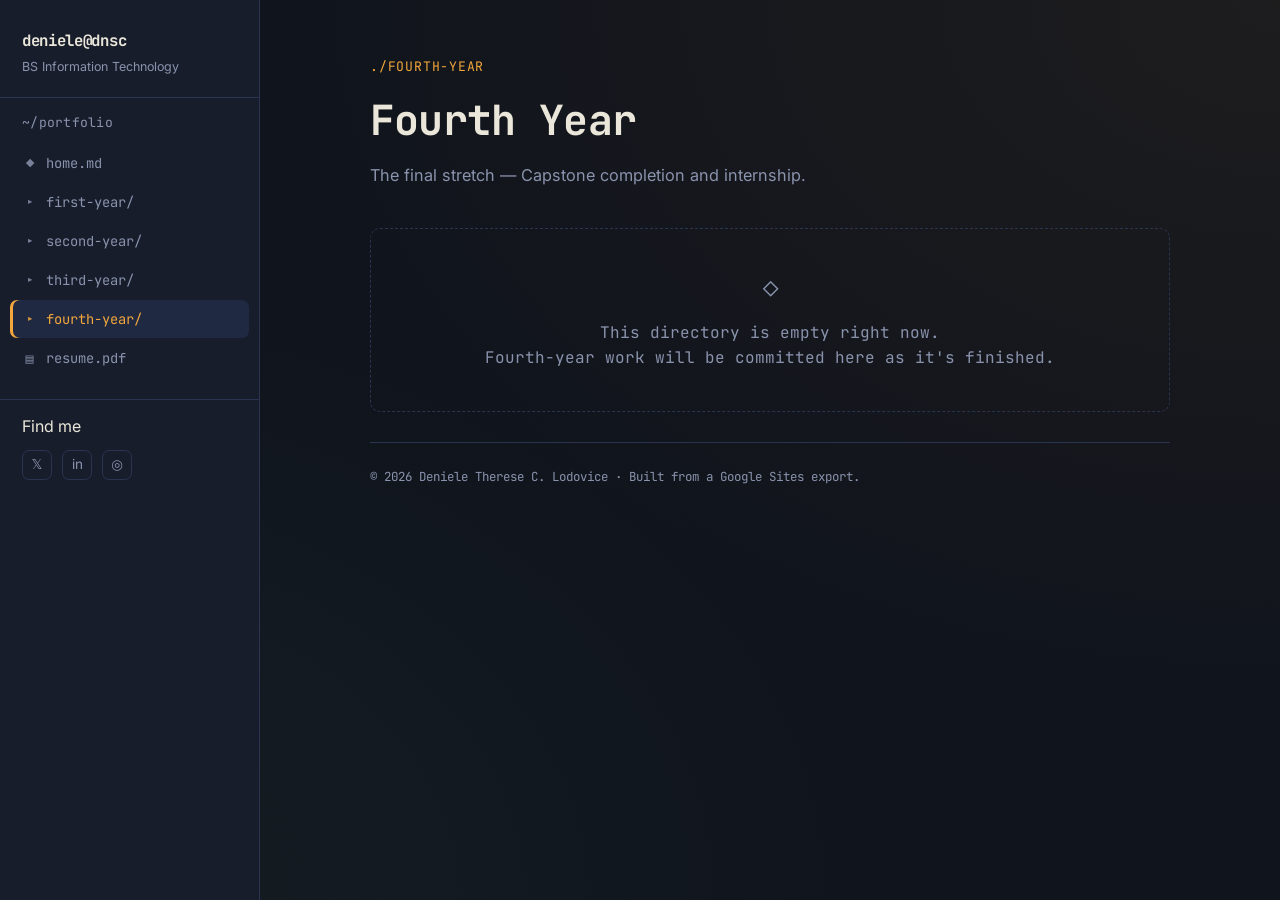
<file: fourth-year.html>
<!DOCTYPE html>
<html lang="en">
<head>
<meta charset="UTF-8">
<meta name="viewport" content="width=device-width, initial-scale=1.0">
<title>Fourth Year — Deniele Therese C. Lodovice</title>
<meta name="description" content="Portfolio of Deniele Therese C. Lodovice, BS Information Technology student at Davao del Norte State College.">
<link rel="preconnect" href="https://fonts.googleapis.com">
<link rel="preconnect" href="https://fonts.gstatic.com" crossorigin>
<link href="https://fonts.googleapis.com/css2?family=JetBrains+Mono:wght@400;500;700&family=Inter:wght@400;500;600;700&display=swap" rel="stylesheet">
<link rel="stylesheet" href="style-classic.css">
</head>
<body>
<a class="skip-link" href="#main">Skip to content</a>
<div class="mobile-topbar">
  <span class="name">deniele<span style="color:var(--muted)">@</span>dnsc</span>
  <button id="navToggle" aria-expanded="false" aria-controls="treeNav">menu</button>
</div>
<div class="shell">
  <nav class="tree-nav" id="treeNav" aria-label="Site navigation">
    <div class="tree-brand">
      <span class="name">deniele@dnsc</span>
      <span class="role">BS Information Technology</span>
    </div>
    <div class="tree-root">~/portfolio</div>
    <ul class="tree-list">
      <li><a class="tree-link" href="index.html"><span class="glyph">◆</span>home.md</a></li>
      <li><a class="tree-link" href="first-year.html"><span class="glyph">▸</span>first-year/</a></li>
      <li><a class="tree-link" href="second-year.html"><span class="glyph">▸</span>second-year/</a></li>
      <li><a class="tree-link" href="third-year.html"><span class="glyph">▸</span>third-year/</a></li>
      <li><a class="tree-link active" href="fourth-year.html"><span class="glyph">▸</span>fourth-year/</a></li>
      <li><a class="tree-link" href="resume.html"><span class="glyph">▤</span>resume.pdf</a></li>
    </ul>
    <div class="tree-footer">
      <span class="role">Find me</span>
      <div class="social-row">
        <a href="http://twitter.com" target="_blank" rel="noopener" aria-label="Twitter">𝕏</a>
        <a href="http://linkedin.com" target="_blank" rel="noopener" aria-label="LinkedIn">in</a>
        <a href="http://instagram.com" target="_blank" rel="noopener" aria-label="Instagram">◎</a>
      </div>
    </div>
  </nav>
  <main id="main">

  <div class="page">
    <p class="eyebrow">./fourth-year</p>
    <h1 class="page-title">Fourth Year</h1>
    <p class="page-sub">The final stretch — Capstone completion and internship.</p>
    <div class="empty-state">
      <span class="glyph">◇</span>
      This directory is empty right now.<br>
      Fourth-year work will be committed here as it's finished.
    </div>
    
    <footer class="page-footer">
      <div>© 2026 Deniele Therese C. Lodovice · Built from a Google Sites export.</div>
    </footer>

  </div>

  </main>
</div>
<script src="nav.js"></script>
</body>
</html>
</file>
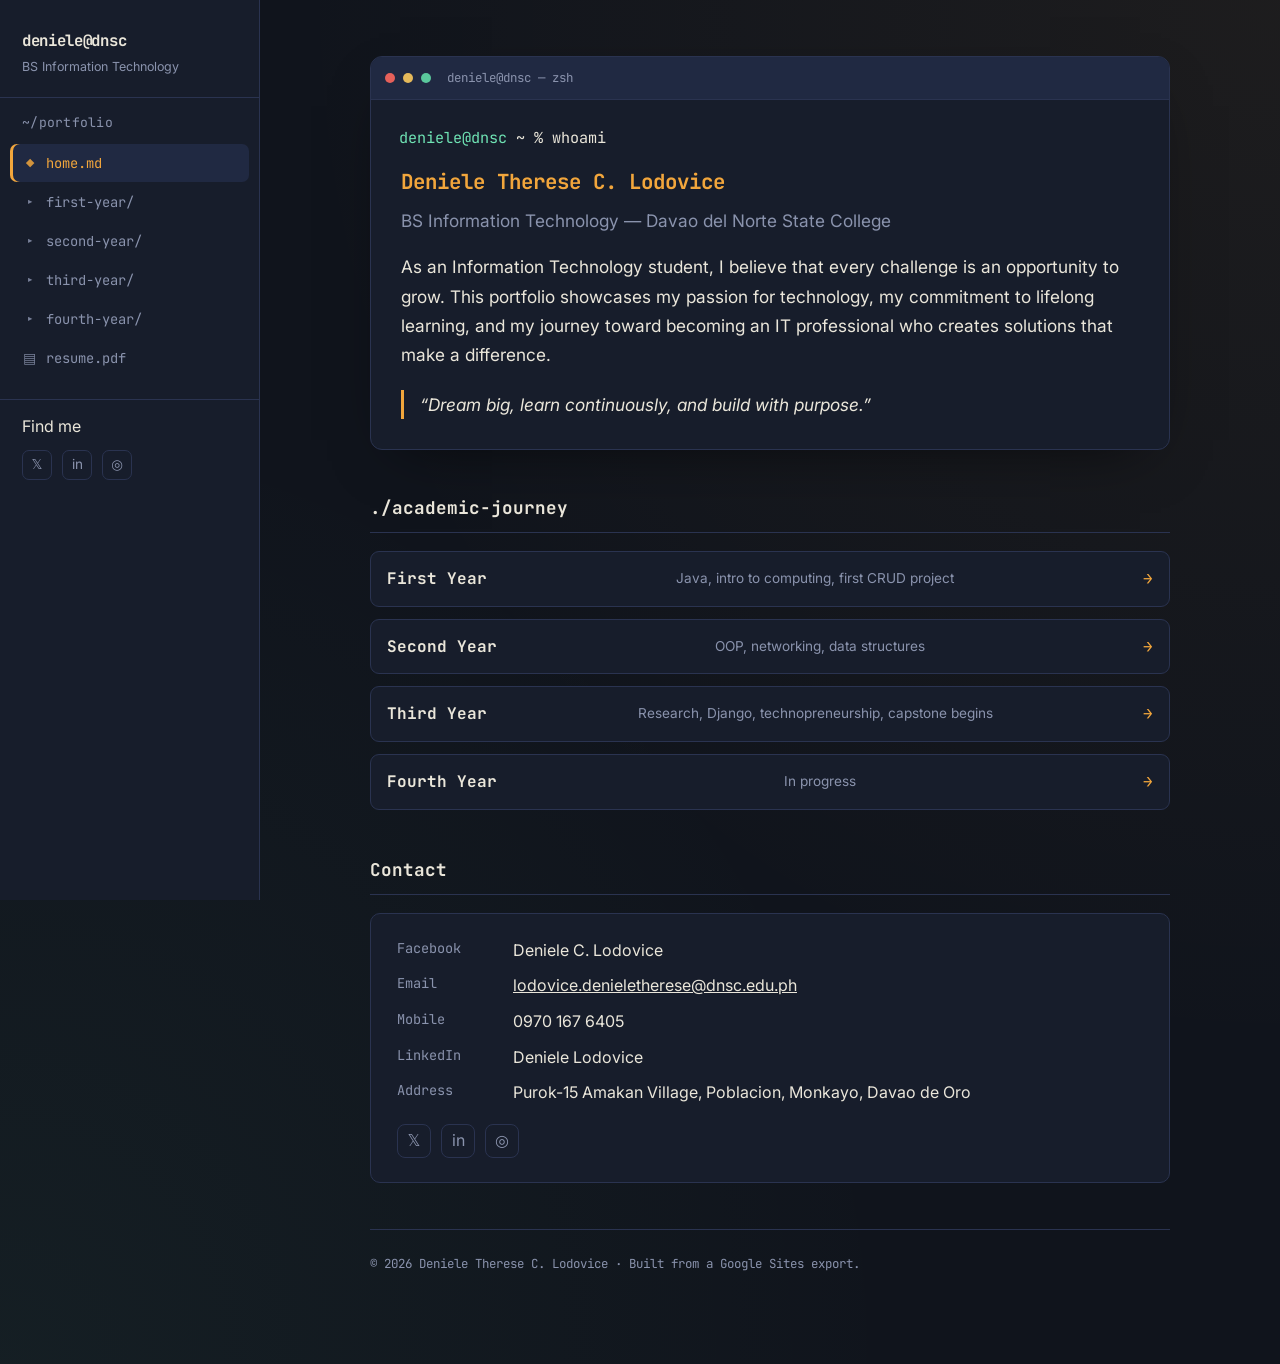
<file: home-classic.html>
<!DOCTYPE html>
<html lang="en">
<head>
<meta charset="UTF-8">
<meta name="viewport" content="width=device-width, initial-scale=1.0">
<title>Deniele Therese C. Lodovice — Portfolio</title>
<meta name="description" content="Portfolio of Deniele Therese C. Lodovice, BS Information Technology student at Davao del Norte State College.">
<link rel="preconnect" href="https://fonts.googleapis.com">
<link rel="preconnect" href="https://fonts.gstatic.com" crossorigin>
<link href="https://fonts.googleapis.com/css2?family=JetBrains+Mono:wght@400;500;700&family=Inter:wght@400;500;600;700&display=swap" rel="stylesheet">
<link rel="stylesheet" href="style-classic.css">
</head>
<body>
<a class="skip-link" href="#main">Skip to content</a>
<div class="mobile-topbar">
  <span class="name">deniele<span style="color:var(--muted)">@</span>dnsc</span>
  <button id="navToggle" aria-expanded="false" aria-controls="treeNav">menu</button>
</div>
<div class="shell">
  <nav class="tree-nav" id="treeNav" aria-label="Site navigation">
    <div class="tree-brand">
      <span class="name">deniele@dnsc</span>
      <span class="role">BS Information Technology</span>
    </div>
    <div class="tree-root">~/portfolio</div>
    <ul class="tree-list">
      <li><a class="tree-link active" href="index.html"><span class="glyph">◆</span>home.md</a></li>
      <li><a class="tree-link" href="first-year.html"><span class="glyph">▸</span>first-year/</a></li>
      <li><a class="tree-link" href="second-year.html"><span class="glyph">▸</span>second-year/</a></li>
      <li><a class="tree-link" href="third-year.html"><span class="glyph">▸</span>third-year/</a></li>
      <li><a class="tree-link" href="fourth-year.html"><span class="glyph">▸</span>fourth-year/</a></li>
      <li><a class="tree-link" href="resume.html"><span class="glyph">▤</span>resume.pdf</a></li>
    </ul>
    <div class="tree-footer">
      <span class="role">Find me</span>
      <div class="social-row">
        <a href="http://twitter.com" target="_blank" rel="noopener" aria-label="Twitter">𝕏</a>
        <a href="http://linkedin.com" target="_blank" rel="noopener" aria-label="LinkedIn">in</a>
        <a href="http://instagram.com" target="_blank" rel="noopener" aria-label="Instagram">◎</a>
      </div>
    </div>
  </nav>
  <main id="main">

  <div class="page">
    <div class="terminal">
      <div class="terminal-bar">
        <span class="terminal-dot r"></span><span class="terminal-dot y"></span><span class="terminal-dot g"></span>
        <span class="terminal-title">deniele@dnsc — zsh</span>
      </div>
      <div class="terminal-body">
        <p class="terminal-line"><span class="prompt">deniele@dnsc</span><span class="cmd"> ~ % whoami</span></p>
        <div class="terminal-output">
          <span class="who">Deniele Therese C. Lodovice</span>
          <div class="role-line">BS Information Technology — Davao del Norte State College</div>
          <p>As an Information Technology student, I believe that every challenge is an opportunity to grow.
          This portfolio showcases my passion for technology, my commitment to lifelong learning, and my
          journey toward becoming an IT professional who creates solutions that make a difference.</p>
          <blockquote class="quote-block">&ldquo;Dream big, learn continuously, and build with purpose.&rdquo;</blockquote>
        </div>
      </div>
    </div>

    <section class="section" aria-labelledby="journey-h">
      <h2 id="journey-h">./academic-journey</h2>
      <div class="timeline-mini">
        <a href="first-year.html"><span class="tm-year">First Year</span><span class="tm-desc">Java, intro to computing, first CRUD project</span><span class="tm-arrow">→</span></a>
        <a href="second-year.html"><span class="tm-year">Second Year</span><span class="tm-desc">OOP, networking, data structures</span><span class="tm-arrow">→</span></a>
        <a href="third-year.html"><span class="tm-year">Third Year</span><span class="tm-desc">Research, Django, technopreneurship, capstone begins</span><span class="tm-arrow">→</span></a>
        <a href="fourth-year.html"><span class="tm-year">Fourth Year</span><span class="tm-desc">In progress</span><span class="tm-arrow">→</span></a>
      </div>
    </section>

    
    <section class="section" aria-labelledby="contact-h">
      <h2 id="contact-h">Contact</h2>
      <div class="contact-card">
        <dl>
          <dt>Facebook</dt><dd>Deniele C. Lodovice</dd>
          <dt>Email</dt><dd><a href="mailto:lodovice.denieletherese@dnsc.edu.ph">lodovice.denieletherese@dnsc.edu.ph</a></dd>
          <dt>Mobile</dt><dd>0970&nbsp;167&nbsp;6405</dd>
          <dt>LinkedIn</dt><dd>Deniele Lodovice</dd>
          <dt>Address</dt><dd>Purok-15 Amakan Village, Poblacion, Monkayo, Davao de Oro</dd>
        </dl>
        <div class="social-icons">
          <a href="http://twitter.com" target="_blank" rel="noopener" aria-label="Twitter">𝕏</a>
          <a href="http://linkedin.com" target="_blank" rel="noopener" aria-label="LinkedIn">in</a>
          <a href="http://instagram.com" target="_blank" rel="noopener" aria-label="Instagram">◎</a>
        </div>
      </div>
    </section>

    
    <footer class="page-footer">
      <div>© 2026 Deniele Therese C. Lodovice · Built from a Google Sites export.</div>
    </footer>

  </div>

  </main>
</div>
<script src="nav.js"></script>
</body>
</html>
</file>
<file: style-classic.css>
/* ============================================================
   Deniele Therese C. Lodovice — Portfolio
   Theme: "source tree" — an IT student's academic journey
   told through the vocabulary she actually works in: files,
   folders, commits, and a terminal.
   ============================================================ */

:root {
  --ink: #10141c;
  --surface: #171d2b;
  --surface-2: #202942;
  --line: #2a3350;
  --paper: #eae6da;
  --muted: #8a93ad;
  --amber: #f2a63c;
  --amber-dim: #c9822a;
  --mint: #6fe3b4;
  --radius: 10px;
  --mono: 'JetBrains Mono', 'IBM Plex Mono', ui-monospace, monospace;
  --body-font: 'Inter', system-ui, -apple-system, sans-serif;
}

* { box-sizing: border-box; }

html { scroll-behavior: smooth; }

body {
  margin: 0;
  background: var(--ink);
  background-image:
    radial-gradient(ellipse at top right, rgba(242, 166, 60, 0.06), transparent 55%),
    radial-gradient(ellipse at bottom left, rgba(111, 227, 180, 0.05), transparent 50%);
  color: var(--paper);
  font-family: var(--body-font);
  line-height: 1.6;
  -webkit-font-smoothing: antialiased;
}

a { color: inherit; }

.skip-link {
  position: absolute;
  left: -999px;
  top: 0;
  background: var(--amber);
  color: var(--ink);
  padding: 8px 14px;
  z-index: 100;
}
.skip-link:focus { left: 8px; top: 8px; }

/* ---------- Layout shell ---------- */

.shell {
  display: grid;
  grid-template-columns: 260px 1fr;
  min-height: 100vh;
}

/* ---------- Sidebar: file explorer ---------- */

.tree-nav {
  border-right: 1px solid var(--line);
  background: var(--surface);
  padding: 28px 0 24px;
  position: sticky;
  top: 0;
  height: 100vh;
  overflow-y: auto;
}

.tree-brand {
  padding: 0 22px 20px;
  border-bottom: 1px solid var(--line);
  margin-bottom: 14px;
}

.tree-brand .name {
  font-family: var(--mono);
  font-size: 0.98rem;
  font-weight: 700;
  color: var(--paper);
  letter-spacing: -0.02em;
  display: block;
}

.tree-brand .role {
  font-size: 0.78rem;
  color: var(--muted);
  display: block;
  margin-top: 4px;
}

.tree-root {
  font-family: var(--mono);
  font-size: 0.82rem;
  color: var(--muted);
  padding: 0 22px 10px;
  letter-spacing: 0.02em;
}

.tree-list {
  list-style: none;
  margin: 0;
  padding: 0 10px;
}

.tree-list li { margin: 1px 0; }

.tree-link {
  display: flex;
  align-items: center;
  gap: 9px;
  text-decoration: none;
  color: var(--muted);
  font-family: var(--mono);
  font-size: 0.86rem;
  padding: 8px 12px;
  border-radius: 7px;
  transition: background 0.15s ease, color 0.15s ease;
  white-space: nowrap;
}

.tree-link .glyph { opacity: 0.85; width: 1.1em; text-align: center; }

.tree-link:hover {
  background: var(--surface-2);
  color: var(--paper);
}

.tree-link.active {
  background: var(--surface-2);
  color: var(--amber);
  box-shadow: inset 3px 0 0 var(--amber);
}

.tree-footer {
  margin-top: 22px;
  padding: 14px 22px 0;
  border-top: 1px solid var(--line);
}

.tree-footer .social-row { display: flex; gap: 10px; margin-top: 10px; }

.tree-footer .social-row a {
  width: 30px; height: 30px;
  display: flex; align-items: center; justify-content: center;
  border: 1px solid var(--line);
  border-radius: 7px;
  color: var(--muted);
  text-decoration: none;
  font-size: 0.85rem;
  transition: all 0.15s ease;
}
.tree-footer .social-row a:hover { color: var(--amber); border-color: var(--amber-dim); }

/* ---------- Main content ---------- */

main { padding: 0; min-width: 0; }

.topbar {
  display: none;
}

.page {
  max-width: 880px;
  margin: 0 auto;
  padding: 56px 40px 90px;
}

.eyebrow {
  font-family: var(--mono);
  color: var(--amber);
  font-size: 0.82rem;
  letter-spacing: 0.06em;
  text-transform: uppercase;
  margin: 0 0 10px;
}

h1.page-title {
  font-family: var(--mono);
  font-size: clamp(1.8rem, 4vw, 2.6rem);
  font-weight: 700;
  letter-spacing: -0.02em;
  margin: 0 0 8px;
  color: var(--paper);
}

.page-sub {
  color: var(--muted);
  font-size: 1.02rem;
  margin: 0 0 40px;
  max-width: 60ch;
}

/* ---------- Terminal hero (home page) ---------- */

.terminal {
  background: var(--surface);
  border: 1px solid var(--line);
  border-radius: 12px;
  overflow: hidden;
  box-shadow: 0 20px 60px -30px rgba(0,0,0,0.7);
  margin-bottom: 44px;
}

.terminal-bar {
  display: flex;
  align-items: center;
  gap: 8px;
  padding: 11px 14px;
  background: var(--surface-2);
  border-bottom: 1px solid var(--line);
}

.terminal-dot { width: 10px; height: 10px; border-radius: 50%; }
.terminal-dot.r { background: #e5605a; }
.terminal-dot.y { background: #e5b95a; }
.terminal-dot.g { background: #5ac89c; }

.terminal-title {
  margin-left: 8px;
  font-family: var(--mono);
  font-size: 0.78rem;
  color: var(--muted);
}

.terminal-body {
  padding: 26px 28px 30px;
  font-family: var(--mono);
  font-size: 0.95rem;
}

.terminal-line { margin: 0 0 6px; color: var(--muted); }
.terminal-line .prompt { color: var(--mint); }
.terminal-line .cmd { color: var(--paper); }

.terminal-output {
  margin: 14px 0 0;
  padding-left: 2px;
  color: var(--paper);
  font-family: var(--body-font);
  font-size: 1.08rem;
  line-height: 1.7;
}

.terminal-output .who {
  font-family: var(--mono);
  color: var(--amber);
  font-size: 1.3rem;
  display: block;
  margin-bottom: 6px;
  font-weight: 700;
}

.terminal-output .role-line { color: var(--muted); margin-bottom: 16px; }

.quote-block {
  border-left: 3px solid var(--amber);
  padding-left: 16px;
  margin: 20px 0 0;
  font-style: italic;
  color: var(--paper);
}

/* ---------- Prose section ---------- */

.section {
  margin-bottom: 46px;
}

.section h2 {
  font-family: var(--mono);
  font-size: 1.1rem;
  color: var(--paper);
  border-bottom: 1px solid var(--line);
  padding-bottom: 10px;
  margin: 0 0 18px;
}

.section p { color: var(--paper); }

/* ---------- Contact card ---------- */

.contact-card {
  background: var(--surface);
  border: 1px solid var(--line);
  border-radius: var(--radius);
  padding: 24px 26px;
}

.contact-card dl {
  display: grid;
  grid-template-columns: 100px 1fr;
  gap: 10px 16px;
  margin: 0;
}

.contact-card dt {
  font-family: var(--mono);
  color: var(--muted);
  font-size: 0.85rem;
}

.contact-card dd {
  margin: 0;
  color: var(--paper);
}

.social-icons {
  display: flex;
  gap: 10px;
  margin-top: 18px;
}

.social-icons a {
  width: 34px; height: 34px;
  display: flex; align-items: center; justify-content: center;
  border: 1px solid var(--line);
  border-radius: 8px;
  text-decoration: none;
  color: var(--muted);
  transition: all 0.15s ease;
}
.social-icons a:hover { color: var(--ink); background: var(--amber); border-color: var(--amber); }

/* ---------- Semester / directory blocks ---------- */

.semester {
  margin-bottom: 40px;
}

.semester-label {
  display: flex;
  align-items: center;
  gap: 10px;
  font-family: var(--mono);
  color: var(--mint);
  font-size: 0.85rem;
  letter-spacing: 0.04em;
  text-transform: uppercase;
  margin-bottom: 18px;
}

.semester-label::before { content: "▸"; color: var(--mint); }

.semester-label::after {
  content: "";
  flex: 1;
  height: 1px;
  background: var(--line);
}

/* commit-style project card */

.commit {
  display: grid;
  grid-template-columns: 26px 1fr;
  gap: 14px;
  padding: 18px 0;
  border-bottom: 1px solid var(--line);
}

.commit:last-child { border-bottom: none; }

.commit-node {
  display: flex;
  flex-direction: column;
  align-items: center;
}

.commit-dot {
  width: 10px; height: 10px;
  border-radius: 50%;
  background: var(--amber);
  margin-top: 6px;
  flex-shrink: 0;
}

.commit-line {
  width: 1px;
  flex: 1;
  background: var(--line);
  margin-top: 4px;
}

.commit-title {
  font-family: var(--mono);
  font-size: 1.02rem;
  color: var(--paper);
  margin: 0 0 4px;
  font-weight: 700;
}

.commit-subject {
  display: inline-block;
  font-family: var(--mono);
  font-size: 0.72rem;
  color: var(--amber);
  background: rgba(242, 166, 60, 0.1);
  border: 1px solid rgba(242, 166, 60, 0.3);
  border-radius: 5px;
  padding: 2px 8px;
  margin-bottom: 10px;
}

.commit-gallery {
  display: grid;
  grid-template-columns: repeat(auto-fill, minmax(150px, 1fr));
  gap: 10px;
  margin-top: 10px;
}

.commit-gallery img {
  width: 100%;
  height: 120px;
  object-fit: cover;
  border-radius: 8px;
  border: 1px solid var(--line);
  background: var(--surface-2);
  display: block;
}

.commit-gallery figure { margin: 0; }
.commit-gallery figcaption {
  font-family: var(--mono);
  font-size: 0.68rem;
  color: var(--muted);
  margin-top: 4px;
  text-align: center;
}

.attachment-chip {
  display: inline-flex;
  align-items: center;
  gap: 7px;
  font-family: var(--mono);
  font-size: 0.8rem;
  color: var(--mint);
  border: 1px solid rgba(111, 227, 180, 0.35);
  background: rgba(111, 227, 180, 0.08);
  padding: 5px 10px;
  border-radius: 7px;
  margin-top: 10px;
  text-decoration: none;
}

/* empty state */
.empty-state {
  border: 1px dashed var(--line);
  border-radius: var(--radius);
  padding: 40px 30px;
  text-align: center;
  color: var(--muted);
  font-family: var(--mono);
}
.empty-state .glyph { font-size: 1.6rem; display: block; margin-bottom: 10px; }

/* skills chips (resume) */
.chip-row { display: flex; flex-wrap: wrap; gap: 8px; }
.chip {
  font-family: var(--mono);
  font-size: 0.8rem;
  color: var(--paper);
  background: var(--surface-2);
  border: 1px solid var(--line);
  border-radius: 20px;
  padding: 6px 13px;
}

.timeline-mini {
  display: grid;
  grid-template-columns: 1fr;
  gap: 12px;
}
.timeline-mini a {
  display: flex;
  justify-content: space-between;
  align-items: center;
  text-decoration: none;
  padding: 14px 16px;
  border: 1px solid var(--line);
  border-radius: 9px;
  background: var(--surface);
  transition: border-color 0.15s ease, transform 0.15s ease;
}
.timeline-mini a:hover { border-color: var(--amber-dim); transform: translateX(3px); }
.timeline-mini .tm-year { font-family: var(--mono); color: var(--paper); font-weight: 700; }
.timeline-mini .tm-desc { font-size: 0.85rem; color: var(--muted); }
.timeline-mini .tm-arrow { color: var(--amber); font-family: var(--mono); }

footer.page-footer {
  border-top: 1px solid var(--line);
  margin-top: 30px;
  padding-top: 24px;
  color: var(--muted);
  font-family: var(--mono);
  font-size: 0.78rem;
}

/* ---------- Mobile nav toggle ---------- */

.mobile-topbar {
  display: none;
}

@media (max-width: 880px) {
  .shell { grid-template-columns: 1fr; }

  .tree-nav {
    position: static;
    height: auto;
    display: none;
    border-right: none;
    border-bottom: 1px solid var(--line);
  }
  .tree-nav.open { display: block; }

  .mobile-topbar {
    display: flex;
    align-items: center;
    justify-content: space-between;
    padding: 16px 20px;
    background: var(--surface);
    border-bottom: 1px solid var(--line);
    position: sticky;
    top: 0;
    z-index: 20;
  }
  .mobile-topbar .name {
    font-family: var(--mono);
    font-weight: 700;
    font-size: 0.9rem;
  }
  .mobile-topbar button {
    font-family: var(--mono);
    background: var(--surface-2);
    color: var(--paper);
    border: 1px solid var(--line);
    border-radius: 7px;
    padding: 7px 12px;
    font-size: 0.8rem;
    cursor: pointer;
  }

  .page { padding: 34px 20px 70px; }
  .contact-card dl { grid-template-columns: 90px 1fr; }
}

@media (prefers-reduced-motion: reduce) {
  html { scroll-behavior: auto; }
  * { transition: none !important; animation: none !important; }
}
</file>
